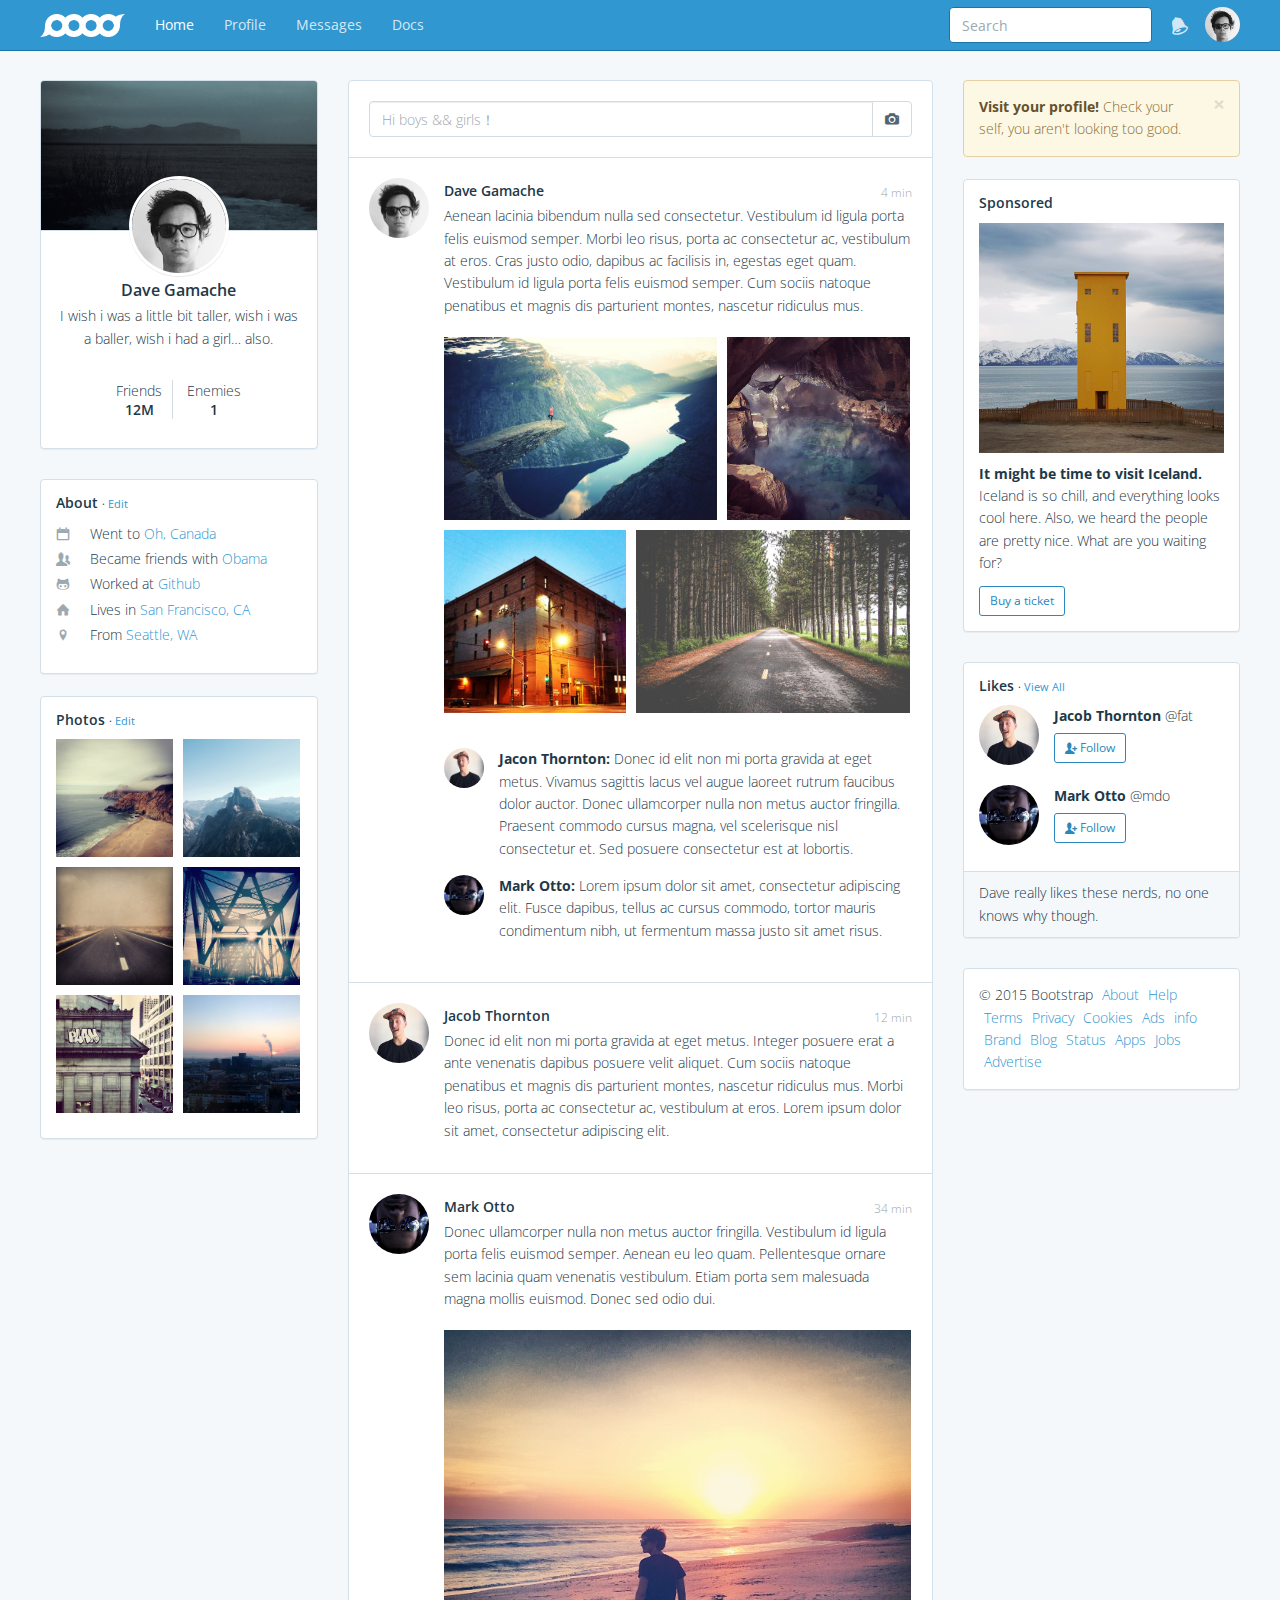
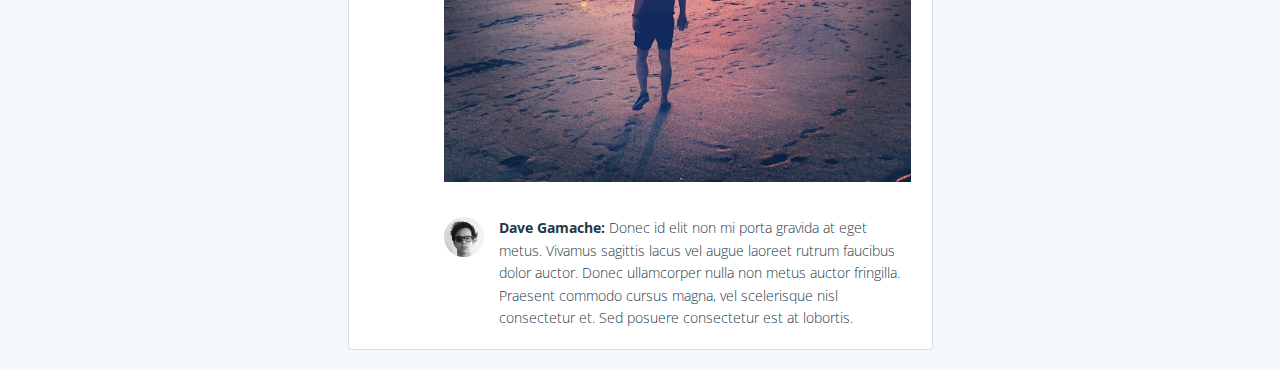
<file: index.html>
<!DOCTYPE html>
<html lang="en">
<head>
	<meta charset="UTF-8">
	<meta http-equiv="X-UA-Compatible" content="IE=edge">
	<meta name="viewport" content="width=device-width, initial-scale=1">
	<meta name="description" content="">
	<meta name="keywords" content="">
	<meta name="author" content="">

	<title>
		Learning Bootstrap4 themes
	</title>
	<!--Home &middot; Application theme &middot; Official Bootstrap Themes-->

	<link href='http://fonts.googleapis.com/css?family=Open+Sans:400,300,600' rel='stylesheet' type='text/css'>
	<link href="assets/css/toolkit.css" rel="stylesheet">

	<link href="assets/css/application.css" rel="stylesheet">

	<style>
		/* note: this is a hack for ios iframe for bootstrap themes shopify page */
		/* this chunk of css is not part of the toolkit :) */
		body
		{
			width: 1px;
			min-width: 100%;
			*width: 100%;
		}
	</style>
</head>
<body class="anf">


<div class="anp" id="app-growl"></div>

<nav class="ck pd ot app-navbar">
	<div class="by">
		<div class="os">
			<button type="button" class="ov collapsed" data-toggle="collapse" data-target="#navbar-collapse-main">
				<span class="cv">Toggle navigation</span>
				<span class="ow"></span>
				<span class="ow"></span>
				<span class="ow"></span>
			</button>
			<a class="e" href="index.html">
				<img src="assets/img/brand-white.png" alt="brand">
			</a>
		</div>
		<div class="f collapse" id="navbar-collapse-main">

			<ul class="nav navbar-nav st">
				<li class="active">
					<a href="index.html">Home</a>
				</li>
				<li>
					<a href="profile/index.html">Profile</a>
				</li>
				<li>
					<a data-toggle="modal" href="#msgModal">Messages</a>
				</li>
				<li>
					<a href="docs/index.html">Docs</a>
				</li>
			</ul>

			<ul class="nav navbar-nav oh ald st">
				<li>
					<a class="g" href="notifications/index.html">
						<span class="h wr"></span>
					</a>
				</li>
				<li>
					<button class="cg fm oy ank" data-toggle="popover">
						<img class="cu" src="assets/img/avatar-dhg.png">
					</button>
				</li>
			</ul>

			<form class="ox oh i" role="search">
				<div class="et">
					<input type="text" class="form-control" data-action="grow" placeholder="Search">
				</div>
			</form>

			<ul class="nav navbar-nav su sv sw">
				<li><a href="index.html">Home</a></li>
				<li><a href="profile/index.html">Profile</a></li>
				<li><a href="notifications/index.html">Notifications</a></li>
				<li><a data-toggle="modal" href="#msgModal">Messages</a></li>
				<li><a href="docs/index.html">Docs</a></li>
				<li><a href="#" data-action="growl">Growl</a></li>
				<li><a href="login/index.html">Logout</a></li>
			</ul>

			<ul class="nav navbar-nav hidden">
				<li><a href="#" data-action="growl">Growl</a></li>
				<li><a href="login/index.html">Logout</a></li>
			</ul>
		</div>
	</div>
</nav>

<div class="cd fade" id="msgModal" tabindex="-1" role="dialog" aria-labelledby="msgModal" aria-hidden="true">
	<div class="modal-dialog">
		<div class="modal-content">
			<div class="d">
				<button type="button" class="close" data-dismiss="modal" aria-hidden="true">&times;</button>
				<button type="button" class="cg fx fp eg k js-newMsg">New message</button>
				<h4 class="modal-title">Messages</h4>
			</div>

			<div class="modal-body ame js-modalBody">
				<div class="up">
					<div class="qp cj ca js-msgGroup">
						<a href="#" class="b">
							<div class="qg">
                <span class="qk">
                <img class="cu qi" src="assets/img/avatar-fat.jpg">
                </span>

								<div class="qh">
									<strong>Jacob Thornton</strong> and <strong>1 other</strong>

									<div class="aoe">
										Aenean eu leo quam. Pellentesque ornare sem lacinia quam &hellip;
									</div>
								</div>
							</div>
						</a>
						<a href="#" class="b">
							<div class="qg">
                <span class="qk">
                  <img class="cu qi" src="assets/img/avatar-mdo.png">
                </span>

								<div class="qh">
									<strong>Mark Otto</strong> and <strong>3 others</strong>

									<div class="aoe">
										Brunch sustainable placeat vegan bicycle rights yeah…
									</div>
								</div>
							</div>
						</a>
						<a href="#" class="b">
							<div class="qg">
                <span class="qk">
                  <img class="cu qi" src="assets/img/avatar-dhg.png">
                </span>

								<div class="qh">
									<strong>Dave Gamache</strong>

									<div class="aoe">
										Brunch sustainable placeat vegan bicycle rights yeah…
									</div>
								</div>
							</div>
						</a>
						<a href="#" class="b">
							<div class="qg">
                <span class="qk">
                  <img class="cu qi" src="assets/img/avatar-fat.jpg">
                </span>

								<div class="qh">
									<strong>Jacob Thornton</strong> and <strong>1 other</strong>

									<div class="aoe">
										Aenean eu leo quam. Pellentesque ornare sem lacinia quam &hellip;
									</div>
								</div>
							</div>
						</a>
						<a href="#" class="b">
							<div class="qg">
                <span class="qk">
                  <img class="cu qi" src="assets/img/avatar-mdo.png">
                </span>

								<div class="qh">
									<strong>Mark Otto</strong> and <strong>3 others</strong>

									<div class="aoe">
										Brunch sustainable placeat vegan bicycle rights yeah…
									</div>
								</div>
							</div>
						</a>
						<a href="#" class="b">
							<div class="qg">
                <span class="qk">
                  <img class="cu qi" src="assets/img/avatar-dhg.png">
                </span>

								<div class="qh">
									<strong>Dave Gamache</strong>

									<div class="aoe">
										Brunch sustainable placeat vegan bicycle rights yeah…
									</div>
								</div>
							</div>
						</a>
						<a href="#" class="b">
							<div class="qg">
                <span class="qk">
                  <img class="cu qi" src="assets/img/avatar-fat.jpg">
                </span>

								<div class="qh">
									<strong>Jacob Thornton</strong> and <strong>1 other</strong>

									<div class="aoe">
										Aenean eu leo quam. Pellentesque ornare sem lacinia quam &hellip;
									</div>
								</div>
							</div>
						</a>
						<a href="#" class="b">
							<div class="qg">
                <span class="qk">
                  <img class="cu qi" src="assets/img/avatar-mdo.png">
                </span>

								<div class="qh">
									<strong>Mark Otto</strong> and <strong>3 others</strong>

									<div class="aoe">
										Brunch sustainable placeat vegan bicycle rights yeah…
									</div>
								</div>
							</div>
						</a>
						<a href="#" class="b">
							<div class="qg">
                <span class="qk">
                  <img class="cu qi" src="assets/img/avatar-dhg.png">
                </span>

								<div class="qh">
									<strong>Dave Gamache</strong>

									<div class="aoe">
										Brunch sustainable placeat vegan bicycle rights yeah…
									</div>
								</div>
							</div>
						</a>
					</div>

					<div class="hide ali js-conversation">
						<ul class="qp aoa">
							<li class="qg aod alt">
								<div class="qh">
									<div class="aob">
										Aenean eu leo quam. Pellentesque ornare sem lacinia quam venenatis vestibulum. Nulla vitae elit
										libero, a pharetra augue. Maecenas sed diam eget risus varius blandit sit amet non magna. Morbi leo
										risus, porta ac consectetur ac, vestibulum at eros. Sed posuere consectetur est at lobortis.
									</div>
									<div class="aoc">
										<small class="dp">
											<a href="#">Dave Gamache</a> at 4:20PM
										</small>
									</div>
								</div>
								<a class="qj" href="#">
									<img class="cu qi" src="assets/img/avatar-dhg.png">
								</a>
							</li>

							<li class="qg alt">
								<a class="qk" href="#">
									<img class="cu qi" src="assets/img/avatar-fat.jpg">
								</a>

								<div class="qh">
									<div class="aob">
										Cras justo odio, dapibus ac facilisis in, egestas eget quam. Duis mollis, est non commodo luctus,
										nisi erat porttitor ligula, eget lacinia odio sem nec elit. Praesent commodo cursus magna, vel
										scelerisque nisl consectetur et.
									</div>
									<div class="aob">
										Vestibulum id ligula porta felis euismod semper. Aenean lacinia bibendum nulla sed consectetur. Cras
										justo odio, dapibus ac facilisis in, egestas eget quam. Morbi leo risus, porta ac consectetur ac,
										vestibulum at eros. Praesent commodo cursus magna, vel scelerisque nisl consectetur et. Nullam quis
										risus eget urna mollis ornare vel eu leo. Morbi leo risus, porta ac consectetur ac, vestibulum at
										eros.
									</div>
									<div class="aob">
										Cras mattis consectetur purus sit amet fermentum. Donec sed odio dui. Integer posuere erat a ante
										venenatis dapibus posuere velit aliquet. Nulla vitae elit libero, a pharetra augue. Donec id elit
										non mi porta gravida at eget metus.
									</div>
									<div class="aoc">
										<small class="dp">
											<a href="#">Fat</a> at 4:28PM
										</small>
									</div>
								</div>
							</li>

							<li class="qg alt">
								<a class="qk" href="#">
									<img class="cu qi" src="assets/img/avatar-mdo.png">
								</a>

								<div class="qh">
									<div class="aob">
										Etiam porta sem malesuada magna mollis euismod. Donec id elit non mi porta gravida at eget metus.
										Praesent commodo cursus magna, vel scelerisque nisl consectetur et. Etiam porta sem malesuada magna
										mollis euismod. Morbi leo risus, porta ac consectetur ac, vestibulum at eros. Aenean lacinia
										bibendum nulla sed consectetur.
									</div>
									<div class="aob">
										Curabitur blandit tempus porttitor. Integer posuere erat a ante venenatis dapibus posuere velit
										aliquet. Duis mollis, est non commodo luctus, nisi erat porttitor ligula, eget lacinia odio sem nec
										elit.
									</div>
									<div class="aoc">
										<small class="dp">
											<a href="#">Mark Otto</a> at 4:20PM
										</small>
									</div>
								</div>
							</li>

							<li class="qg aod alt">
								<div class="qh">
									<div class="aob">
										Aenean eu leo quam. Pellentesque ornare sem lacinia quam venenatis vestibulum. Nulla vitae elit
										libero, a pharetra augue. Maecenas sed diam eget risus varius blandit sit amet non magna. Morbi leo
										risus, porta ac consectetur ac, vestibulum at eros. Sed posuere consectetur est at lobortis.
									</div>
									<div class="aoc">
										<small class="dp">
											<a href="#">Dave Gamache</a> at 4:20PM
										</small>
									</div>
								</div>
								<a class="qj" href="#">
									<img class="cu qi" src="assets/img/avatar-dhg.png">
								</a>
							</li>

							<li class="qg alt">
								<a class="qk" href="#">
									<img class="cu qi" src="assets/img/avatar-fat.jpg">
								</a>

								<div class="qh">
									<div class="aob">
										Cras justo odio, dapibus ac facilisis in, egestas eget quam. Duis mollis, est non commodo luctus,
										nisi erat porttitor ligula, eget lacinia odio sem nec elit. Praesent commodo cursus magna, vel
										scelerisque nisl consectetur et.
									</div>
									<div class="aob">
										Vestibulum id ligula porta felis euismod semper. Aenean lacinia bibendum nulla sed consectetur. Cras
										justo odio, dapibus ac facilisis in, egestas eget quam. Morbi leo risus, porta ac consectetur ac,
										vestibulum at eros. Praesent commodo cursus magna, vel scelerisque nisl consectetur et. Nullam quis
										risus eget urna mollis ornare vel eu leo. Morbi leo risus, porta ac consectetur ac, vestibulum at
										eros.
									</div>
									<div class="aob">
										Cras mattis consectetur purus sit amet fermentum. Donec sed odio dui. Integer posuere erat a ante
										venenatis dapibus posuere velit aliquet. Nulla vitae elit libero, a pharetra augue. Donec id elit
										non mi porta gravida at eget metus.
									</div>
									<div class="aoc">
										<small class="dp">
											<a href="#">Fat</a> at 4:28PM
										</small>
									</div>
								</div>
							</li>

							<li class="qg all">
								<a class="qk" href="#">
									<img class="cu qi" src="assets/img/avatar-mdo.png">
								</a>

								<div class="qh">
									<div class="aob">
										Etiam porta sem malesuada magna mollis euismod. Donec id elit non mi porta gravida at eget metus.
										Praesent commodo cursus magna, vel scelerisque nisl consectetur et. Etiam porta sem malesuada magna
										mollis euismod. Morbi leo risus, porta ac consectetur ac, vestibulum at eros. Aenean lacinia
										bibendum nulla sed consectetur.
									</div>
									<div class="aob">
										Curabitur blandit tempus porttitor. Integer posuere erat a ante venenatis dapibus posuere velit
										aliquet. Duis mollis, est non commodo luctus, nisi erat porttitor ligula, eget lacinia odio sem nec
										elit.
									</div>
									<div class="aoc">
										<small class="dp">
											<a href="#">Mark Otto</a> at 4:20PM
										</small>
									</div>
								</div>
							</li>
						</ul>
					</div>
				</div>
			</div>
		</div>
	</div>
</div>

<div class="cd fade" id="userModal" tabindex="-1" role="dialog" aria-labelledby="userModal" aria-hidden="true">
	<div class="modal-dialog">
		<div class="modal-content">
			<div class="d">
				<button type="button" class="close" data-dismiss="modal" aria-hidden="true">&times;</button>
				<h4 class="modal-title">Users</h4>
			</div>

			<div class="modal-body ame">
				<div class="up">
					<ul class="qp cj ca">
						<li class="b">
							<div class="qg">
								<a class="qk" href="#">
									<img class="qi cu" src="assets/img/avatar-fat.jpg">
								</a>

								<div class="qh">
									<button class="cg fm fx eg">
										<span class="c aok"></span> Follow
									</button>
									<strong>Jacob Thornton</strong>

									<p>@fat - San Francisco</p>
								</div>
							</div>
						</li>
						<li class="b">
							<div class="qg">
								<a class="qk" href="#">
									<img class="qi cu" src="assets/img/avatar-dhg.png">
								</a>

								<div class="qh">
									<button class="cg fm fx eg">
										<span class="c aok"></span> Follow
									</button>
									<strong>Dave Gamache</strong>

									<p>@dhg - Palo Alto</p>
								</div>
							</div>
						</li>
						<li class="b">
							<div class="qg">
								<a class="qk" href="#">
									<img class="qi cu" src="assets/img/avatar-mdo.png">
								</a>

								<div class="qh">
									<button class="cg fm fx eg">
										<span class="c aok"></span> Follow
									</button>
									<strong>Mark Otto</strong>

									<p>@mdo - San Francisco</p>
								</div>
							</div>
						</li>
					</ul>
				</div>
			</div>
		</div>
	</div>
</div>


<div class="by ams">
	<div class="gd">
		<div class="go">
			<div class="qw rd aof alt">
				<div class="qy" style="background-image: url(assets/img/iceland.jpg);"></div>
				<div class="qx dj">
					<a href="profile/index.html">
						<img
								class="aog"
								src="assets/img/avatar-dhg.png">
					</a>

					<h5 class="qz">
						<a class="akt" href="profile/index.html">Dave Gamache</a>
					</h5>

					<p class="alt">I wish i was a little bit taller, wish i was a baller, wish i had a girl… also.</p>

					<ul class="aoh">
						<li class="aoi">
							<a href="#userModal" class="akt" data-toggle="modal">
								Friends
								<h5 class="alh">12M</h5>
							</a>
						</li>

						<li class="aoi">
							<a href="#userModal" class="akt" data-toggle="modal">
								Enemies
								<h5 class="alh">1</h5>
							</a>
						</li>
					</ul>
				</div>
			</div>

			<div class="qw rd sn sq">
				<div class="qx">
					<h5 class="alc">About
						<small>· <a href="#">Edit</a></small>
					</h5>
					<ul class="eb tc">
						<li><span class="dp h xg alk"></span>Went to <a href="#">Oh, Canada</a>
						<li><span class="dp h ajv alk"></span>Became friends with <a href="#">Obama</a>
						<li><span class="dp h abt alk"></span>Worked at <a href="#">Github</a>
						<li><span class="dp h acj alk"></span>Lives in <a href="#">San Francisco, CA</a>
						<li><span class="dp h ads alk"></span>From <a href="#">Seattle, WA</a>
					</ul>
				</div>
			</div>

			<div class="qw rd sn sq">
				<div class="qx">
					<h5 class="alc">Photos
						<small>· <a href="#">Edit</a></small>
					</h5>
					<div data-grid="images" data-target-height="150">
						<div>
							<img data-width="640" data-height="640" data-action="zoom" src="assets/img/instagram_5.jpg">
						</div>

						<div>
							<img data-width="640" data-height="640" data-action="zoom" src="assets/img/instagram_6.jpg">
						</div>

						<div>
							<img data-width="640" data-height="640" data-action="zoom" src="assets/img/instagram_7.jpg">
						</div>

						<div>
							<img data-width="640" data-height="640" data-action="zoom" src="assets/img/instagram_8.jpg">
						</div>

						<div>
							<img data-width="640" data-height="640" data-action="zoom" src="assets/img/instagram_9.jpg">
						</div>

						<div>
							<img data-width="640" data-height="640" data-action="zoom" src="assets/img/instagram_10.jpg">
						</div>
					</div>
				</div>
			</div>
		</div>

		<div class="ha">
			<ul class="ca qp anw">

				<li class="qg b amk">
					<div class="input-group">
						<input type="text" class="form-control" placeholder="Hi boys && girls！">
						<!--<input type="text" class="form-control" placeholder="Message">-->
						<div class="fj">
							<button type="button" class="cg fm">
								<span class="h xh"></span>
							</button>
						</div>
					</div>
				</li>

				<li class="qg b amk">
					<a class="qk" href="#">
						<img
								class="qi cu"
								src="assets/img/avatar-dhg.png">
					</a>

					<div class="qh">
						<div class="qo">
							<small class="eg dp">4 min</small>
							<h5>Dave Gamache</h5>
						</div>

						<p>
							Aenean lacinia bibendum nulla sed consectetur. Vestibulum id ligula porta felis euismod semper. Morbi leo
							risus, porta ac consectetur ac, vestibulum at eros. Cras justo odio, dapibus ac facilisis in, egestas eget
							quam. Vestibulum id ligula porta felis euismod semper. Cum sociis natoque penatibus et magnis dis
							parturient montes, nascetur ridiculus mus.
						</p>

						<div class="anx" data-grid="images">
							<div style="display: none">
								<img data-action="zoom" data-width="1050" data-height="700" src="assets/img/unsplash_1.jpg">
							</div>

							<div style="display: none">
								<img data-action="zoom" data-width="640" data-height="640" src="assets/img/instagram_1.jpg">
							</div>

							<div style="display: none">
								<img data-action="zoom" data-width="640" data-height="640" src="assets/img/instagram_13.jpg">
							</div>

							<div style="display: none">
								<img data-action="zoom" data-width="1048" data-height="700" src="assets/img/unsplash_2.jpg">
							</div>
						</div>

						<ul class="qp all">
							<li class="qg">
								<a class="qk" href="#">
									<img
											class="qi cu"
											src="assets/img/avatar-fat.jpg">
								</a>

								<div class="qh">
									<strong>Jacon Thornton: </strong>
									Donec id elit non mi porta gravida at eget metus. Vivamus sagittis lacus vel augue laoreet rutrum
									faucibus dolor auctor. Donec ullamcorper nulla non metus auctor fringilla. Praesent commodo cursus
									magna, vel scelerisque nisl consectetur et. Sed posuere consectetur est at lobortis.
								</div>
							</li>
							<li class="qg">
								<a class="qk" href="#">
									<img
											class="qi cu"
											src="assets/img/avatar-mdo.png">
								</a>

								<div class="qh">
									<strong>Mark Otto: </strong>
									Lorem ipsum dolor sit amet, consectetur adipiscing elit. Fusce dapibus, tellus ac cursus commodo,
									tortor mauris condimentum nibh, ut fermentum massa justo sit amet risus.
								</div>
							</li>
						</ul>
					</div>
				</li>

				<li class="qg b amk">
					<a class="qk" href="#">
						<img
								class="qi cu"
								src="assets/img/avatar-fat.jpg">
					</a>

					<div class="qh">
						<div class="aob">
							<div class="qo">
								<small class="eg dp">12 min</small>
								<h5>Jacob Thornton</h5>
							</div>
							<p>
								Donec id elit non mi porta gravida at eget metus. Integer posuere erat a ante venenatis dapibus posuere
								velit aliquet. Cum sociis natoque penatibus et magnis dis parturient montes, nascetur ridiculus mus.
								Morbi leo risus, porta ac consectetur ac, vestibulum at eros. Lorem ipsum dolor sit amet, consectetur
								adipiscing elit.
							</p>
						</div>
					</div>
				</li>

				<li class="qg b amk">
					<a class="qk" href="#">
						<img
								class="qi cu"
								src="assets/img/avatar-mdo.png">
					</a>

					<div class="qh">
						<div class="qo">
							<small class="eg dp">34 min</small>
							<h5>Mark Otto</h5>
						</div>

						<p>
							Donec ullamcorper nulla non metus auctor fringilla. Vestibulum id ligula porta felis euismod semper.
							Aenean eu leo quam. Pellentesque ornare sem lacinia quam venenatis vestibulum. Etiam porta sem malesuada
							magna mollis euismod. Donec sed odio dui.
						</p>

						<div class="anx" data-grid="images">
							<img style="display: none" data-width="640" data-height="640" data-action="zoom" src="assets/img/instagram_3.jpg">
						</div>

						<ul class="qp">
							<li class="qg">
								<a class="qk" href="#">
									<img
											class="qi cu"
											src="assets/img/avatar-dhg.png">
								</a>

								<div class="qh">
									<strong>Dave Gamache: </strong>
									Donec id elit non mi porta gravida at eget metus. Vivamus sagittis lacus vel augue laoreet rutrum
									faucibus dolor auctor. Donec ullamcorper nulla non metus auctor fringilla. Praesent commodo cursus
									magna, vel scelerisque nisl consectetur et. Sed posuere consectetur est at lobortis.
								</div>
							</li>
						</ul>
					</div>
				</li>
			</ul>
		</div>
		<div class="go">
			<div class="alert pw alert-dismissible st" role="alert">
				<button type="button" class="close" data-dismiss="alert" aria-label="Close">
					<span aria-hidden="true">&times;</span></button>
				<a class="ps" href="profile/index.html">Visit your profile!</a> Check your self, you aren't looking too good.
			</div>

			<div class="qw rd alt st">
				<div class="qx">
					<h5 class="alc">Sponsored</h5>

					<div data-grid="images" data-target-height="150">
						<img class="qi" data-width="640" data-height="640" data-action="zoom" src="assets/img/instagram_2.jpg">
					</div>
					<p><strong>It might be time to visit Iceland.</strong> Iceland is so chill, and everything looks cool here.
						Also, we heard the people are pretty nice. What are you waiting for?</p>
					<button class="cg ts fx">Buy a ticket</button>
				</div>
			</div>

			<div class="qw rd alt st">
				<div class="qx">
					<h5 class="alc">Likes
						<small>· <a href="#">View All</a></small>
					</h5>
					<ul class="qp anw">
						<li class="qg all">
							<a class="qk" href="#">
								<img
										class="qi cu"
										src="assets/img/avatar-fat.jpg">
							</a>

							<div class="qh">
								<strong>Jacob Thornton</strong> @fat
								<div class="anz">
									<button class="cg ts fx">
										<span class="h vb"></span> Follow
									</button>
								</div>
							</div>
						</li>
						<li class="qg">
							<a class="qk" href="#">
								<img
										class="qi cu"
										src="assets/img/avatar-mdo.png">
							</a>

							<div class="qh">
								<strong>Mark Otto</strong> @mdo
								<div class="anz">
									<button class="cg ts fx">
										<span class="h vb"></span> Follow
									</button>
									</button>
								</div>
							</div>
						</li>
					</ul>
				</div>
				<div class="ra">
					Dave really likes these nerds, no one knows why though.
				</div>
			</div>

			<div class="qw rd aoj">
				<div class="qx">
					© 2015 Bootstrap

					<a href="#">About</a>
					<a href="#">Help</a>
					<a href="#">Terms</a>
					<a href="#">Privacy</a>
					<a href="#">Cookies</a>
					<a href="#">Ads </a>

					<a href="#">info</a>
					<a href="#">Brand</a>
					<a href="#">Blog</a>
					<a href="#">Status</a>
					<a href="#">Apps</a>
					<a href="#">Jobs</a>
					<a href="#">Advertise</a>
				</div>
			</div>
		</div>
	</div>
</div>


<script src="assets/js/jquery.min.js"></script>
<script src="assets/js/chart.js"></script>
<script src="assets/js/toolkit.js"></script>
<script src="assets/js/application.js"></script>
<script>
	// execute/clear BS loaders for docs
	$(function ()
	{
		if (window.BS && window.BS.loader && window.BS.loader.length)
		{
			while (BS.loader.length)
			{
				(BS.loader.pop())()
			}
		}
	})
</script>
</body>
</html>
</file>
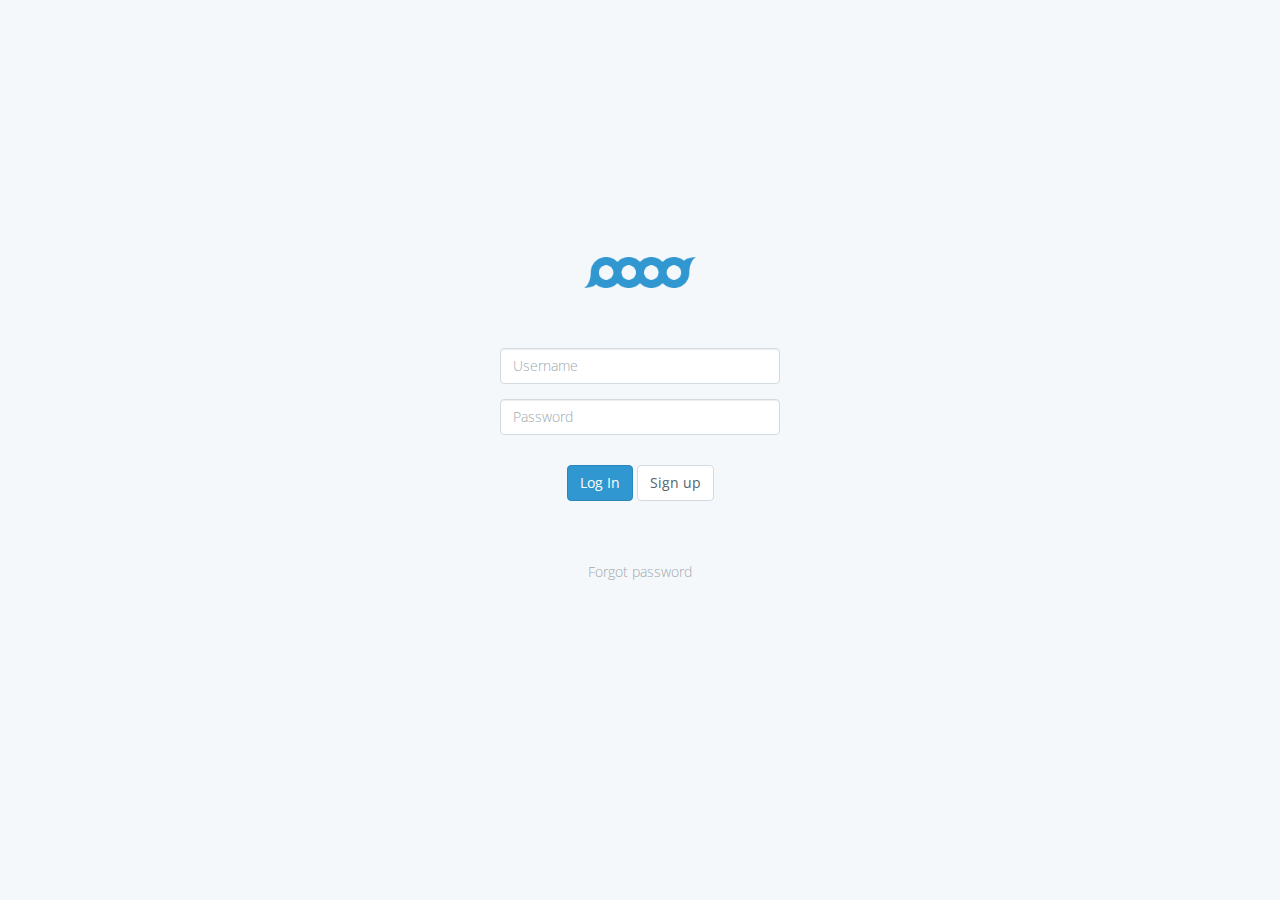
<file: login/index.html>
<!DOCTYPE html>
<html lang="en">
<head>
	<meta charset="UTF-8">
	<meta http-equiv="X-UA-Compatible" content="IE=edge">
	<meta name="viewport" content="width=device-width, initial-scale=1">
	<meta name="description" content="">
	<meta name="keywords" content="">
	<meta name="author" content="">

	<title>

		Login &middot; Application theme &middot; Official Bootstrap Themes

	</title>

	<link href='http://fonts.googleapis.com/css?family=Open+Sans:400,300,600' rel='stylesheet' type='text/css'>
	<link href="../assets/css/toolkit.css" rel="stylesheet">

	<link href="../assets/css/application.css" rel="stylesheet">

	<style>
		/* note: this is a hack for ios iframe for bootstrap themes shopify page */
		/* this chunk of css is not part of the toolkit :) */
		body
		{
			width: 1px;
			min-width: 100%;
			*width: 100%;
		}
	</style>
</head>
<body>
<div class="gc us">
	<div class="uu">
		<form role="form" class="alp dj j">

			<a href="../index.html" class="l ama">
				<img src="../assets/img/brand.png" alt="brand">
			</a>

			<div class="et">
				<input class="form-control" placeholder="Username">
			</div>

			<div class="et alt">
				<input type="password" class="form-control" placeholder="Password">
			</div>

			<div class="ama">
				<button class="cg fp">Log In</button>
				<button class="cg fm">Sign up</button>
			</div>

			<footer class="apb">
				<a href="#" class="dp">Forgot password</a>
			</footer>
		</form>
	</div>
</div>


<script src="../assets/js/jquery.min.js"></script>
<script src="../assets/js/chart.js"></script>
<script src="../assets/js/toolkit.js"></script>
<script src="../assets/js/application.js"></script>
<script>
	// execute/clear BS loaders for docs
	$(function ()
	{
		if (window.BS && window.BS.loader && window.BS.loader.length)
		{
			while (BS.loader.length)
			{
				(BS.loader.pop())()
			}
		}
	})
</script>
</body>
</html>
</file>
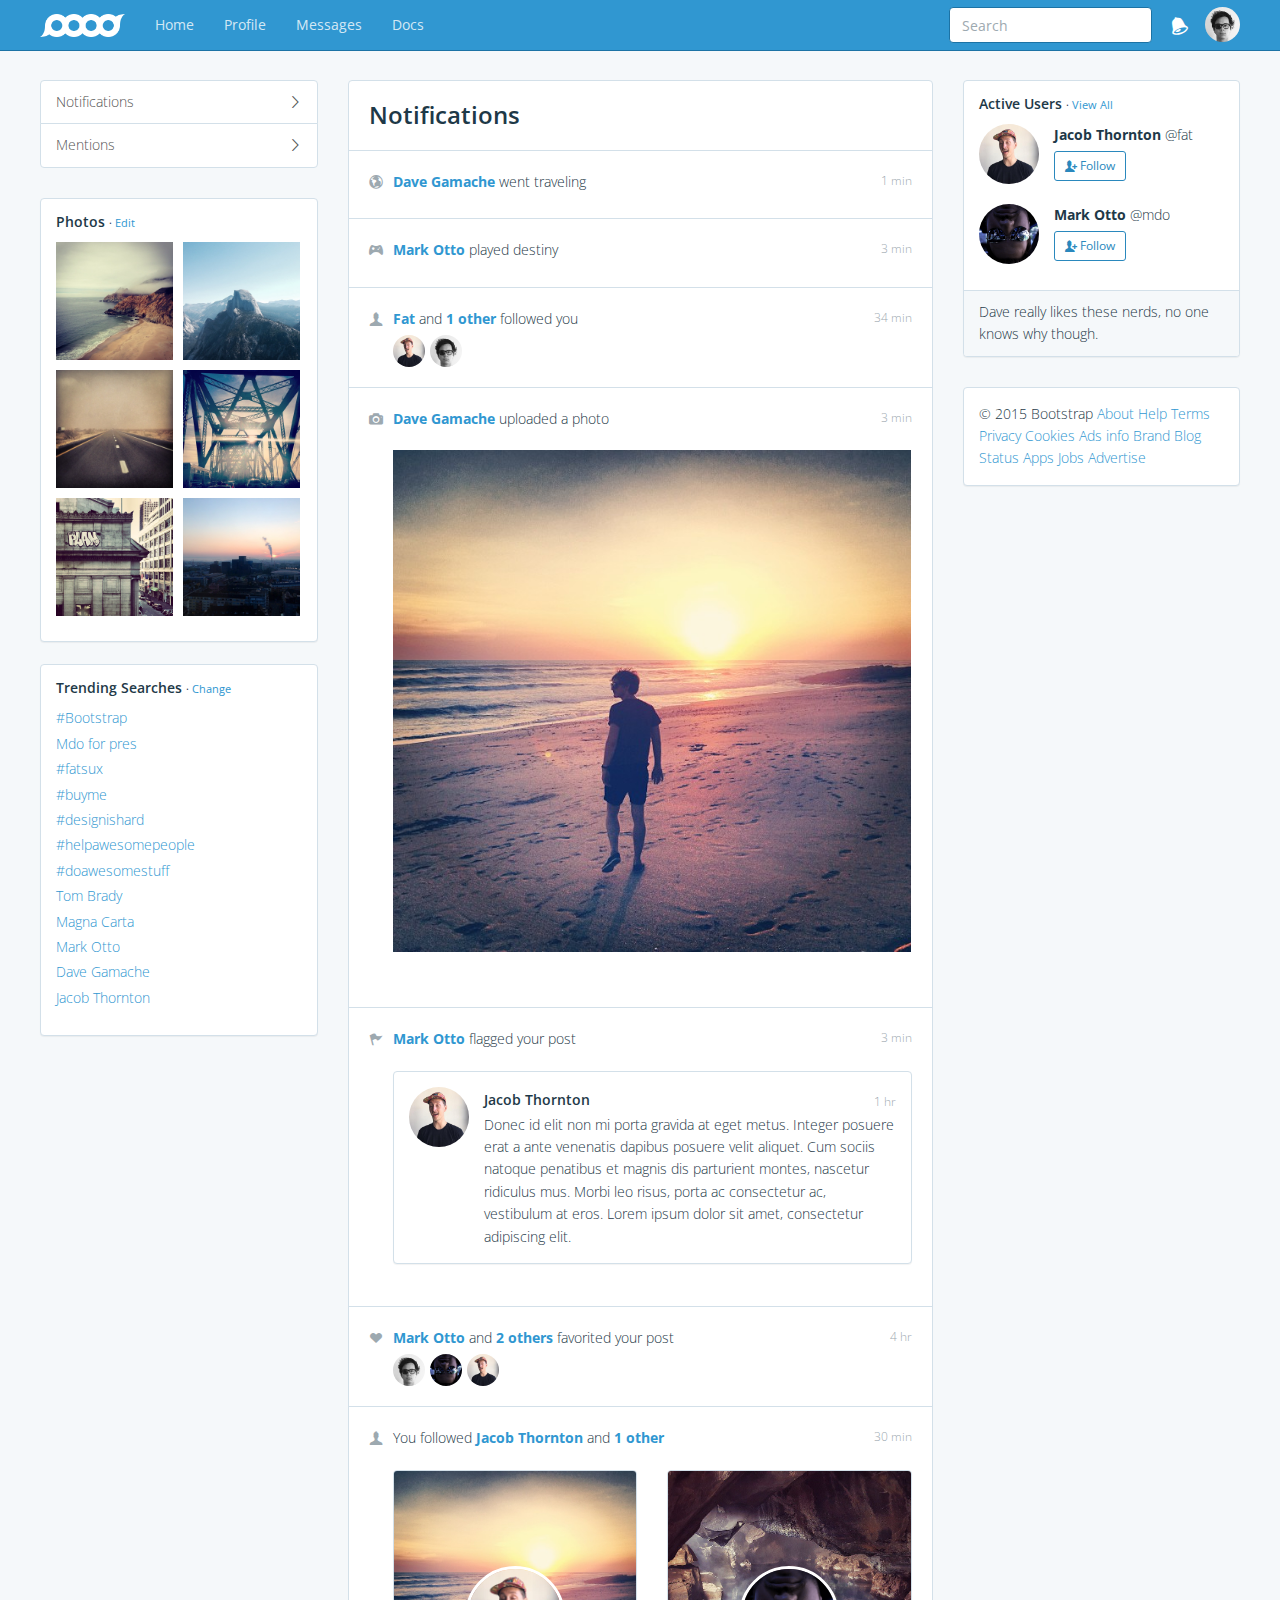
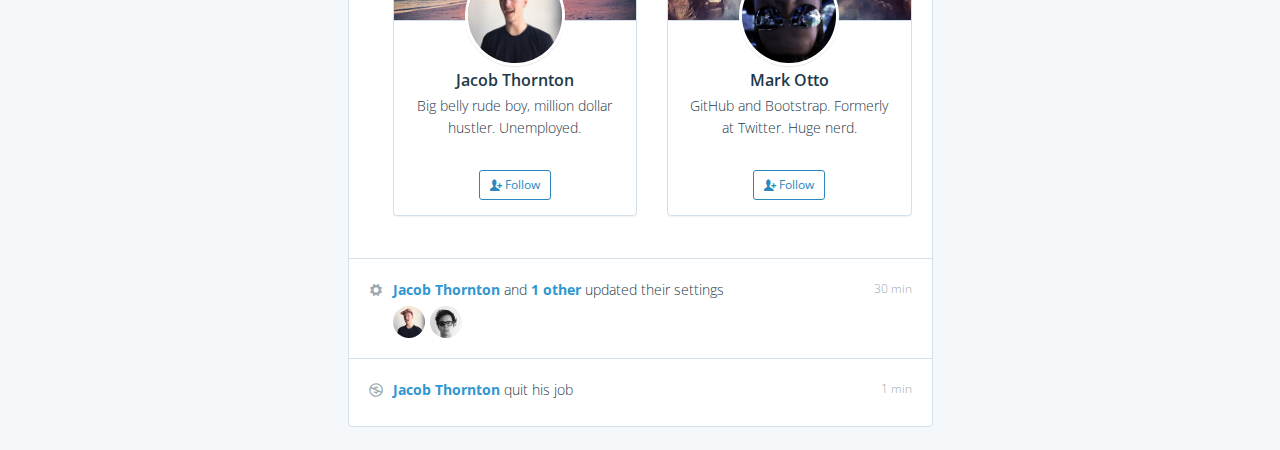
<file: notifications/index.html>
<!DOCTYPE html>
<html lang="en">
<head>
	<meta charset="UTF-8">
	<meta http-equiv="X-UA-Compatible" content="IE=edge">
	<meta name="viewport" content="width=device-width, initial-scale=1">
	<meta name="description" content="">
	<meta name="keywords" content="">
	<meta name="author" content="">

	<title>

		Notifications &middot; Application theme &middot; Official Bootstrap Themes

	</title>

	<link href='http://fonts.googleapis.com/css?family=Open+Sans:400,300,600' rel='stylesheet' type='text/css'>
	<link href="../assets/css/toolkit.css" rel="stylesheet">

	<link href="../assets/css/application.css" rel="stylesheet">

	<style>
		/* note: this is a hack for ios iframe for bootstrap themes shopify page */
		/* this chunk of css is not part of the toolkit :) */
		body
		{
			width: 1px;
			min-width: 100%;
			*width: 100%;
		}
	</style>

</head>


<body class="anf">


<div class="anp" id="app-growl"></div>

<nav class="ck pd ot app-navbar">
	<div class="by">
		<div class="os">
			<button type="button" class="ov collapsed" data-toggle="collapse" data-target="#navbar-collapse-main">
				<span class="cv">Toggle navigation</span>
				<span class="ow"></span>
				<span class="ow"></span>
				<span class="ow"></span>
			</button>
			<a class="e" href="../index.html">
				<img src="../assets/img/brand-white.png" alt="brand">
			</a>
		</div>
		<div class="f collapse" id="navbar-collapse-main">

			<ul class="nav navbar-nav st">
				<li>
					<a href="../index.html">Home</a>
				</li>
				<li>
					<a href="../profile/index.html">Profile</a>
				</li>
				<li>
					<a data-toggle="modal" href="#msgModal">Messages</a>
				</li>
				<li>
					<a href="../docs/index.html">Docs</a>
				</li>
			</ul>

			<ul class="nav navbar-nav oh ald st">
				<li class="active">
					<a class="g" href="../notifications/index.html">
						<span class="h wr"></span>
					</a>
				</li>
				<li>
					<button class="cg fm oy ank" data-toggle="popover">
						<img class="cu" src="../assets/img/avatar-dhg.png">
					</button>
				</li>
			</ul>

			<form class="ox oh i" role="search">
				<div class="et">
					<input type="text" class="form-control" data-action="grow" placeholder="Search">
				</div>
			</form>

			<ul class="nav navbar-nav su sv sw">
				<li><a href="../index.html">Home</a></li>
				<li><a href="../profile/index.html">Profile</a></li>
				<li><a href="../notifications/index.html">Notifications</a></li>
				<li><a data-toggle="modal" href="#msgModal">Messages</a></li>
				<li><a href="../docs/index.html">Docs</a></li>
				<li><a href="#" data-action="growl">Growl</a></li>
				<li><a href="../login/index.html">Logout</a></li>
			</ul>

			<ul class="nav navbar-nav hidden">
				<li><a href="#" data-action="growl">Growl</a></li>
				<li><a href="../login/index.html">Logout</a></li>
			</ul>
		</div>
	</div>
</nav>

<div class="cd fade" id="msgModal" tabindex="-1" role="dialog" aria-labelledby="msgModal" aria-hidden="true">
	<div class="modal-dialog">
		<div class="modal-content">
			<div class="d">
				<button type="button" class="close" data-dismiss="modal" aria-hidden="true">&times;</button>
				<button type="button" class="cg fx fp eg k js-newMsg">New message</button>
				<h4 class="modal-title">Messages</h4>
			</div>

			<div class="modal-body ame js-modalBody">
				<div class="up">
					<div class="qp cj ca js-msgGroup">
						<a href="#" class="b">
							<div class="qg">
                <span class="qk">
                <img class="cu qi" src="../assets/img/avatar-fat.jpg">
                </span>

								<div class="qh">
									<strong>Jacob Thornton</strong> and <strong>1 other</strong>

									<div class="aoe">
										Aenean eu leo quam. Pellentesque ornare sem lacinia quam &hellip;
									</div>
								</div>
							</div>
						</a>
						<a href="#" class="b">
							<div class="qg">
                <span class="qk">
                  <img class="cu qi" src="../assets/img/avatar-mdo.png">
                </span>

								<div class="qh">
									<strong>Mark Otto</strong> and <strong>3 others</strong>

									<div class="aoe">
										Brunch sustainable placeat vegan bicycle rights yeah…
									</div>
								</div>
							</div>
						</a>
						<a href="#" class="b">
							<div class="qg">
                <span class="qk">
                  <img class="cu qi" src="../assets/img/avatar-dhg.png">
                </span>

								<div class="qh">
									<strong>Dave Gamache</strong>

									<div class="aoe">
										Brunch sustainable placeat vegan bicycle rights yeah…
									</div>
								</div>
							</div>
						</a>
						<a href="#" class="b">
							<div class="qg">
                <span class="qk">
                  <img class="cu qi" src="../assets/img/avatar-fat.jpg">
                </span>

								<div class="qh">
									<strong>Jacob Thornton</strong> and <strong>1 other</strong>

									<div class="aoe">
										Aenean eu leo quam. Pellentesque ornare sem lacinia quam &hellip;
									</div>
								</div>
							</div>
						</a>
						<a href="#" class="b">
							<div class="qg">
                <span class="qk">
                  <img class="cu qi" src="../assets/img/avatar-mdo.png">
                </span>

								<div class="qh">
									<strong>Mark Otto</strong> and <strong>3 others</strong>

									<div class="aoe">
										Brunch sustainable placeat vegan bicycle rights yeah…
									</div>
								</div>
							</div>
						</a>
						<a href="#" class="b">
							<div class="qg">
                <span class="qk">
                  <img class="cu qi" src="../assets/img/avatar-dhg.png">
                </span>

								<div class="qh">
									<strong>Dave Gamache</strong>

									<div class="aoe">
										Brunch sustainable placeat vegan bicycle rights yeah…
									</div>
								</div>
							</div>
						</a>
						<a href="#" class="b">
							<div class="qg">
                <span class="qk">
                  <img class="cu qi" src="../assets/img/avatar-fat.jpg">
                </span>

								<div class="qh">
									<strong>Jacob Thornton</strong> and <strong>1 other</strong>

									<div class="aoe">
										Aenean eu leo quam. Pellentesque ornare sem lacinia quam &hellip;
									</div>
								</div>
							</div>
						</a>
						<a href="#" class="b">
							<div class="qg">
                <span class="qk">
                  <img class="cu qi" src="../assets/img/avatar-mdo.png">
                </span>

								<div class="qh">
									<strong>Mark Otto</strong> and <strong>3 others</strong>

									<div class="aoe">
										Brunch sustainable placeat vegan bicycle rights yeah…
									</div>
								</div>
							</div>
						</a>
						<a href="#" class="b">
							<div class="qg">
                <span class="qk">
                  <img class="cu qi" src="../assets/img/avatar-dhg.png">
                </span>

								<div class="qh">
									<strong>Dave Gamache</strong>

									<div class="aoe">
										Brunch sustainable placeat vegan bicycle rights yeah…
									</div>
								</div>
							</div>
						</a>
					</div>

					<div class="hide ali js-conversation">
						<ul class="qp aoa">
							<li class="qg aod alt">
								<div class="qh">
									<div class="aob">
										Aenean eu leo quam. Pellentesque ornare sem lacinia quam venenatis vestibulum. Nulla vitae elit
										libero, a pharetra augue. Maecenas sed diam eget risus varius blandit sit amet non magna. Morbi leo
										risus, porta ac consectetur ac, vestibulum at eros. Sed posuere consectetur est at lobortis.
									</div>
									<div class="aoc">
										<small class="dp">
											<a href="#">Dave Gamache</a> at 4:20PM
										</small>
									</div>
								</div>
								<a class="qj" href="#">
									<img class="cu qi" src="../assets/img/avatar-dhg.png">
								</a>
							</li>

							<li class="qg alt">
								<a class="qk" href="#">
									<img class="cu qi" src="../assets/img/avatar-fat.jpg">
								</a>

								<div class="qh">
									<div class="aob">
										Cras justo odio, dapibus ac facilisis in, egestas eget quam. Duis mollis, est non commodo luctus,
										nisi erat porttitor ligula, eget lacinia odio sem nec elit. Praesent commodo cursus magna, vel
										scelerisque nisl consectetur et.
									</div>
									<div class="aob">
										Vestibulum id ligula porta felis euismod semper. Aenean lacinia bibendum nulla sed consectetur. Cras
										justo odio, dapibus ac facilisis in, egestas eget quam. Morbi leo risus, porta ac consectetur ac,
										vestibulum at eros. Praesent commodo cursus magna, vel scelerisque nisl consectetur et. Nullam quis
										risus eget urna mollis ornare vel eu leo. Morbi leo risus, porta ac consectetur ac, vestibulum at
										eros.
									</div>
									<div class="aob">
										Cras mattis consectetur purus sit amet fermentum. Donec sed odio dui. Integer posuere erat a ante
										venenatis dapibus posuere velit aliquet. Nulla vitae elit libero, a pharetra augue. Donec id elit
										non mi porta gravida at eget metus.
									</div>
									<div class="aoc">
										<small class="dp">
											<a href="#">Fat</a> at 4:28PM
										</small>
									</div>
								</div>
							</li>

							<li class="qg alt">
								<a class="qk" href="#">
									<img class="cu qi" src="../assets/img/avatar-mdo.png">
								</a>

								<div class="qh">
									<div class="aob">
										Etiam porta sem malesuada magna mollis euismod. Donec id elit non mi porta gravida at eget metus.
										Praesent commodo cursus magna, vel scelerisque nisl consectetur et. Etiam porta sem malesuada magna
										mollis euismod. Morbi leo risus, porta ac consectetur ac, vestibulum at eros. Aenean lacinia
										bibendum nulla sed consectetur.
									</div>
									<div class="aob">
										Curabitur blandit tempus porttitor. Integer posuere erat a ante venenatis dapibus posuere velit
										aliquet. Duis mollis, est non commodo luctus, nisi erat porttitor ligula, eget lacinia odio sem nec
										elit.
									</div>
									<div class="aoc">
										<small class="dp">
											<a href="#">Mark Otto</a> at 4:20PM
										</small>
									</div>
								</div>
							</li>

							<li class="qg aod alt">
								<div class="qh">
									<div class="aob">
										Aenean eu leo quam. Pellentesque ornare sem lacinia quam venenatis vestibulum. Nulla vitae elit
										libero, a pharetra augue. Maecenas sed diam eget risus varius blandit sit amet non magna. Morbi leo
										risus, porta ac consectetur ac, vestibulum at eros. Sed posuere consectetur est at lobortis.
									</div>
									<div class="aoc">
										<small class="dp">
											<a href="#">Dave Gamache</a> at 4:20PM
										</small>
									</div>
								</div>
								<a class="qj" href="#">
									<img class="cu qi" src="../assets/img/avatar-dhg.png">
								</a>
							</li>

							<li class="qg alt">
								<a class="qk" href="#">
									<img class="cu qi" src="../assets/img/avatar-fat.jpg">
								</a>

								<div class="qh">
									<div class="aob">
										Cras justo odio, dapibus ac facilisis in, egestas eget quam. Duis mollis, est non commodo luctus,
										nisi erat porttitor ligula, eget lacinia odio sem nec elit. Praesent commodo cursus magna, vel
										scelerisque nisl consectetur et.
									</div>
									<div class="aob">
										Vestibulum id ligula porta felis euismod semper. Aenean lacinia bibendum nulla sed consectetur. Cras
										justo odio, dapibus ac facilisis in, egestas eget quam. Morbi leo risus, porta ac consectetur ac,
										vestibulum at eros. Praesent commodo cursus magna, vel scelerisque nisl consectetur et. Nullam quis
										risus eget urna mollis ornare vel eu leo. Morbi leo risus, porta ac consectetur ac, vestibulum at
										eros.
									</div>
									<div class="aob">
										Cras mattis consectetur purus sit amet fermentum. Donec sed odio dui. Integer posuere erat a ante
										venenatis dapibus posuere velit aliquet. Nulla vitae elit libero, a pharetra augue. Donec id elit
										non mi porta gravida at eget metus.
									</div>
									<div class="aoc">
										<small class="dp">
											<a href="#">Fat</a> at 4:28PM
										</small>
									</div>
								</div>
							</li>

							<li class="qg all">
								<a class="qk" href="#">
									<img class="cu qi" src="../assets/img/avatar-mdo.png">
								</a>

								<div class="qh">
									<div class="aob">
										Etiam porta sem malesuada magna mollis euismod. Donec id elit non mi porta gravida at eget metus.
										Praesent commodo cursus magna, vel scelerisque nisl consectetur et. Etiam porta sem malesuada magna
										mollis euismod. Morbi leo risus, porta ac consectetur ac, vestibulum at eros. Aenean lacinia
										bibendum nulla sed consectetur.
									</div>
									<div class="aob">
										Curabitur blandit tempus porttitor. Integer posuere erat a ante venenatis dapibus posuere velit
										aliquet. Duis mollis, est non commodo luctus, nisi erat porttitor ligula, eget lacinia odio sem nec
										elit.
									</div>
									<div class="aoc">
										<small class="dp">
											<a href="#">Mark Otto</a> at 4:20PM
										</small>
									</div>
								</div>
							</li>
						</ul>
					</div>
				</div>
			</div>
		</div>
	</div>
</div>


<div class="by ams">
	<div class="gd">
		<div class="go">

			<div class="ca alt">
				<a href="#" class="b">
					<span class="h ux eg"></span>
					Notifications
				</a>
				<a href="#" class="b">
					<span class="h ux eg"></span>
					Mentions
				</a>
			</div>

			<div class="qw rd sn sq">
				<div class="qx">
					<h5 class="alc">Photos
						<small>· <a href="#">Edit</a></small>
					</h5>
					<div data-grid="images" data-target-height="150">
						<div>
							<img data-width="640" data-height="640" data-action="zoom" src="../assets/img/instagram_5.jpg">
						</div>

						<div>
							<img data-width="640" data-height="640" data-action="zoom" src="../assets/img/instagram_6.jpg">
						</div>

						<div>
							<img data-width="640" data-height="640" data-action="zoom" src="../assets/img/instagram_7.jpg">
						</div>

						<div>
							<img data-width="640" data-height="640" data-action="zoom" src="../assets/img/instagram_8.jpg">
						</div>

						<div>
							<img data-width="640" data-height="640" data-action="zoom" src="../assets/img/instagram_9.jpg">
						</div>

						<div>
							<img data-width="640" data-height="640" data-action="zoom" src="../assets/img/instagram_10.jpg">
						</div>
					</div>
				</div>
			</div>

			<div class="qw rd sn sq">
				<div class="qx">
					<h5 class="alc">Trending Searches
						<small>· <a href="#">Change</a></small>
					</h5>
					<ul class="eb tc">
						<li><a href="#">#Bootstrap</a>
						<li><a href="#">Mdo for pres</a>
						<li><a href="#">#fatsux</a>
						<li><a href="#">#buyme</a>
						<li><a href="#">#designishard</a>
						<li><a href="#">#helpawesomepeople</a>
						<li><a href="#">#doawesomestuff</a>
						<li><a href="#">Tom Brady</a>
						<li><a href="#">Magna Carta</a>
						<li><a href="#">Mark Otto</a>
						<li><a href="#">Dave Gamache</a>
						<li><a href="#">Jacob Thornton</a>
					</ul>
				</div>
			</div>
		</div>

		<div class="ha">
			<ul class="ca qp anw">
				<li class="b amk">
					<h3 class="alb">Notifications</h3>
				</li>

				<li class="b qg amk">
					<div class="qk">
						<span class="h abu dp"></span>
					</div>

					<div class="qh">
						<small class="eg dp">1 min</small>
						<div class="qo">
							<a href="#"><strong>Dave Gamache</strong></a> went traveling
						</div>

					</div>
				</li>

				<li class="b qg amk">
					<div class="qk">
						<span class="h abq dp"></span>
					</div>

					<div class="qh">
						<small class="eg dp">3 min</small>
						<div class="qo">
							<a href="#"><strong>Mark Otto</strong></a> played destiny
						</div>

					</div>
				</li>

				<li class="b qg amk">
					<div class="qk">
						<span class="h aju dp"></span>
					</div>

					<div class="qh">
						<small class="eg dp">34 min</small>
						<div class="qo">
							<a href="#"><strong>Fat</strong></a> and <a href="#"><strong>1 other</strong></a> followed you
						</div>
						<ul class="ann">
							<li class="ano"><img class="cu" src="../assets/img/avatar-fat.jpg">
							<li class="ano"><img class="cu" src="../assets/img/avatar-dhg.png">
						</ul>
					</div>
				</li>

				<li class="b qg amk">
					<div class="qk">
						<span class="h xh dp"></span>
					</div>

					<div class="qh">
						<small class="eg dp">3 min</small>
						<div class="qo">
							<a href="#"><strong>Dave Gamache</strong></a> uploaded a photo
						</div>

						<div class="anx" data-grid="images">
							<img style="display: none" data-width="640" data-height="640" data-action="zoom" src="../assets/img/instagram_3.jpg">
						</div>
					</div>
				</li>

				<li class="b qg amk">
					<div class="qk">
						<span class="h aaw dp"></span>
					</div>

					<div class="qh">
						<small class="eg dp">3 min</small>
						<div class="qo">
							<a href="#"><strong>Mark Otto</strong></a> flagged your post
						</div>

						<div class="qw rd alj">
							<div class="qx">
								<div class="qg">
									<a class="qk" href="#">
										<img
												class="qi cu"
												src="../assets/img/avatar-fat.jpg">
									</a>

									<div class="qh">
										<div class="aob">
											<div class="qo">
												<small class="eg dp">1 hr</small>
												<h5 class="ale">Jacob Thornton</h5>
											</div>
											Donec id elit non mi porta gravida at eget metus. Integer posuere erat a ante venenatis dapibus
											posuere velit aliquet. Cum sociis natoque penatibus et magnis dis parturient montes, nascetur
											ridiculus mus. Morbi leo risus, porta ac consectetur ac, vestibulum at eros. Lorem ipsum dolor sit
											amet, consectetur adipiscing elit.
										</div>
									</div>
								</div>
							</div>
						</div>
					</div>
				</li>

				<li class="b qg amk">
					<div class="qk">
						<span class="h acg dp"></span>
					</div>

					<div class="qh">
						<small class="eg dp">4 hr</small>
						<div class="qo">
							<a href="#"><strong>Mark Otto</strong></a> and <a href="#"><strong>2 others</strong></a> favorited your
							post
						</div>
						<ul class="ann">
							<li class="ano"><img class="cu" src="../assets/img/avatar-dhg.png">
							<li class="ano"><img class="cu" src="../assets/img/avatar-mdo.png">
							<li class="ano"><img class="cu" src="../assets/img/avatar-fat.jpg">
						</ul>
					</div>
				</li>

				<li class="b qg amk">
					<div class="qk">
						<span class="h aju dp"></span>
					</div>

					<div class="qh">
						<small class="eg dp">30 min</small>
						<div class="qo">
							You followed <a href="#"><strong>Jacob Thornton</strong></a> and <a href="#"><strong>1 other</strong></a>
						</div>

						<div class="alj">
							<div class="gd">
								<div class="ha">
									<div class="qw rd aof">
										<div class="qy"
										     style="background-image: url(../assets/img/instagram_3.jpg);"></div>
										<div class="qx dj">
											<img class="aog" src="../assets/img/avatar-fat.jpg">

											<h5 class="qz">Jacob Thornton</h5>

											<p class="alt">Big belly rude boy, million dollar hustler. Unemployed.</p>

											<button class="cg ts fx">
												<span class="h vb"></span> Follow
											</button>
										</div>
									</div>
								</div>

								<div class="ha">
									<div class="qw rd aof">
										<div class="qy"
										     style="background-image: url(../assets/img/instagram_1.jpg);"></div>
										<div class="qx dj">
											<img class="aog" src="../assets/img/avatar-mdo.png">

											<h5 class="qz">Mark Otto</h5>

											<p class="alt">GitHub and Bootstrap. Formerly at Twitter. Huge nerd.</p>

											<button class="cg ts fx">
												<span class="h vb"></span> Follow
											</button>
										</div>
									</div>
								</div>
							</div>
						</div>
					</div>
				</li>

				<li class="b qg amk">
					<div class="qk">
						<span class="h yk dp"></span>
					</div>

					<div class="qh">
						<small class="eg dp">30 min</small>
						<div class="qo">
							<a href="#"><strong>Jacob Thornton</strong></a> and <a href="#"><strong>1 other</strong></a> updated their
							settings
						</div>
						<ul class="ann">
							<li class="ano"><img class="cu" src="../assets/img/avatar-fat.jpg">
							<li class="ano"><img class="cu" src="../assets/img/avatar-dhg.png">
						</ul>
					</div>
				</li>

				<li class="b qg amk">
					<div class="qk">
						<span class="h zb dp"></span>
					</div>

					<div class="qh">
						<small class="eg dp">1 min</small>
						<div class="qo">
							<a href="#"><strong>Jacob Thornton</strong></a> quit his job
						</div>

					</div>
				</li>
			</ul>
		</div>
		<div class="go">
			<div class="qw rd alt st">
				<div class="qx">
					<h5 class="alc">Active Users
						<small>· <a href="#">View All</a></small>
					</h5>
					<ul class="qp anw">
						<li class="qg all">
							<a class="qk" href="#">
								<img
										class="qi cu"
										src="../assets/img/avatar-fat.jpg">
							</a>

							<div class="qh">
								<strong>Jacob Thornton</strong> @fat
								<div class="anz">
									<button class="cg ts fx">
										<span class="h vb"></span> Follow
									</button>
								</div>
							</div>
						</li>
						<li class="qg">
							<a class="qk" href="#">
								<img
										class="qi cu"
										src="../assets/img/avatar-mdo.png">
							</a>

							<div class="qh">
								<strong>Mark Otto</strong> @mdo
								<div class="anz">
									<button class="cg ts fx">
										<span class="h vb"></span> Follow
									</button>
								</div>
							</div>
						</li>
					</ul>
				</div>
				<div class="ra">
					Dave really likes these nerds, no one knows why though.
				</div>
			</div>


			<div class="qw rd">
				<div class="qx">
					© 2015 Bootstrap

					<a href="#">About</a>
					<a href="#">Help</a>
					<a href="#">Terms</a>
					<a href="#">Privacy</a>
					<a href="#">Cookies</a>
					<a href="#">Ads </a>

					<a href="#">info</a>
					<a href="#">Brand</a>
					<a href="#">Blog</a>
					<a href="#">Status</a>
					<a href="#">Apps</a>
					<a href="#">Jobs</a>
					<a href="#">Advertise</a>
				</div>
			</div>
		</div>
	</div>
</div>


<script src="../assets/js/jquery.min.js"></script>
<script src="../assets/js/chart.js"></script>
<script src="../assets/js/toolkit.js"></script>
<script src="../assets/js/application.js"></script>
<script>
	// execute/clear BS loaders for docs
	$(function ()
	{
		if (window.BS && window.BS.loader && window.BS.loader.length)
		{
			while (BS.loader.length)
			{
				(BS.loader.pop())()
			}
		}
	})
</script>
</body>
</html>
</file>
<file: assets/css/application.css>
/*
 * Application level styles
 * (things that dont make sense in a toolkit :)
 * copyright @colossal 2015
 */

/* docs overrides */
.a
{
	background-color: #fff;
	border-color: #d3e0e9;
}
/* general overrides */
.b .c
{
	line-height: 1.4;
}
.d .close
{
	margin-top: 4px;
}
/* navbar */
.app-navbar
{
	font-weight: 400;
	-webkit-font-smoothing: antialiased;
}
.app-navbar .form-control
{
	box-shadow: none;
}
.app-navbar .e img
{
	width: 85px;
}
.app-navbar .f
{
	max-height: inherit;
}
.app-navbar .f:after
{
	height: 100vh;
}
.app-navbar .form-control
{
	border-color: #1C73A5;
}
.g
{
	margin-left: -12px;
	padding-bottom: 10px !important;
}
.g .h:before
{
	font-size: 20px;
}
@media (min-width: 768px)
{
	.app-navbar .f:after
	{
		height: auto;
	}
}
@media (max-width: 768px)
{
	.i
	{
		margin-top: -1px;
	}
}
/* misc */
.j
{
	max-width: 280px;
	margin-top: -60px;
}
.k
{
	margin-right: 10px;
}
.l
{
	width: 40%;
	display: inline-block;
}
.l img
{
	width: 100%;
}
</file>
